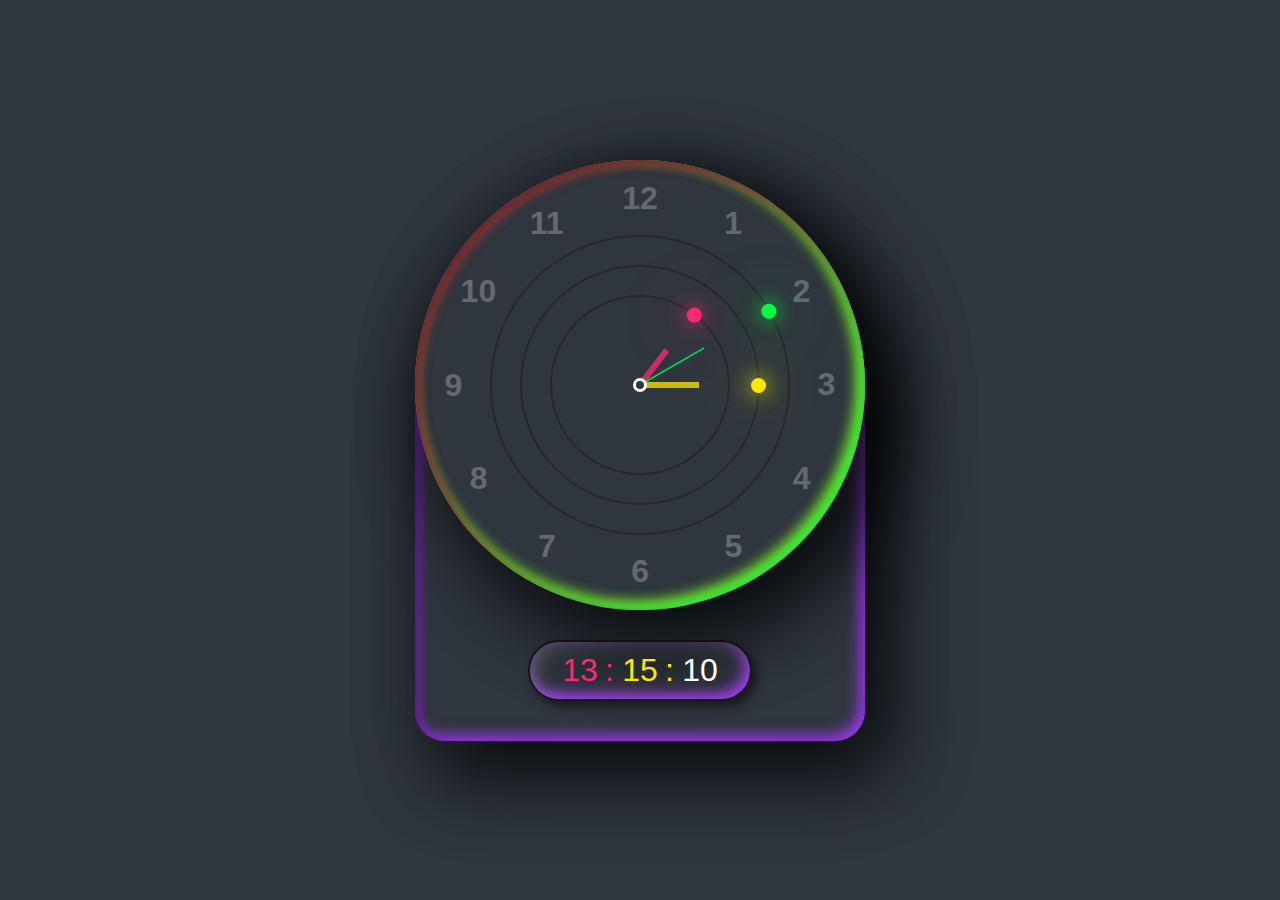
<file: index.html>
<!DOCTYPE html>
<html>
    <head>
        <meta charset="utf-8">
        <title> My Clock </title>
        <link rel ="stylesheet" href="style.css">
    </head>
    <body>

        <div class="container">
            <div class ="clock">


                <div class="circle" id="sc" style="--clr:#04fc43"><i></i></div>
                <div class="circle circle2" id="mn" style="--clr:#fee800"><i></i></div>
                <div class="circle circle3" id="hr" style="--clr:#ff2972"><i></i></div>


                <span style="--i:1;"><b>1</b></span>
                <span style="--i:2;"><b>2</b></span>
                <span style="--i:3;"><b>3</b></span>
                <span style="--i:4;"><b>4</b></span>
                <span style="--i:5;"><b>5</b></span>
                <span style="--i:6;"><b>6</b></span>
                <span style="--i:7;"><b>7</b></span>
                <span style="--i:8;"><b>8</b></span>
                <span style="--i:9;"><b>9</b></span>
                <span style="--i:10;"><b>10</b></span>
                <span style="--i:11;"><b>11</b></span>
                <span style="--i:12;"><b>12</b></span>
            </div>
            <!-- Digital clock -->
            <div id="time">
                <div id="hour" style ="--clr:#ff2972;" >00</div>
                <div id="minutes" style ="--clr:#fee800;">00</div>
                <div id="seconds" style ="--clr:#04fc43;">00</div>
            </div>
        </div>
        <script>
            let hr = document.querySelector('#hr');
let mn = document.querySelector('#mn');
let sc = document.querySelector('#sc');
setInterval(() =>{
  let day = new Date();
  let hh = day.getHours() * 30;
  let mm = day.getMinutes() * 6;
  let ss = day.getSeconds() * 6;
  hr.style.transform = `rotateZ(${hh + (mm / 12)}deg)`;
  mn.style.transform = `rotateZ(${mm}deg)`;
  sc.style.transform = `rotateZ(${ss}deg)`;

  //digital clock 
  let hours = document.getElementById('hour');
  let minutes = document.getElementById('minutes');
  let seconds = document.getElementById('seconds');
  let ampm = document.getElementById('ampm');

  let h = new Date().getHours();
  let m = new Date().getMinutes();
  let s = new Date().getSeconds();
 // add zero before single digit
    h = (h<10 ? "0" + h : h);
    m = (m<10 ? "0" + m : m);
    s = (s<10 ? "0" + s : s);

  hours.innerHTML = h;
  minutes.innerHTML = m;
  seconds.innerHTML= s;
})
    
        </script>
    </body>
</html>
</file>
<file: style.css>
@import url('https://fonts.googleleapis.com/css?family-Poppins:200,300,400,500,600,700,800,900&displayy=swap');

*{
    margin: 0;
    padding: 0;
    box-sizing: border-box;
    font-family: 'Poppins',sans-serif;
}

body{
    display: flex;
    justify-content: center;
    align-items: center;
    min-height: 100vh;
    background: #2f363e;
}
.container{
    position: relative;
    background: #2f363e;
    /*min-height: 500px;
    border-radius: 20px; /* to smooth the edges of the box */
    border-top-left-radius: 225px; /* To remove the square from the circle*/
    border-top-right-radius: 225px;
    border-bottom-left-radius: 30px;
    border-bottom-right-radius: 30px;
    box-shadow: 25px 25px 75px rgba(0,0,0,0.75),
    10px 50px 70px rgba(0,0,0,0.25),
    inset 5px 5px 10px rgba(0,0,0,0.5),
    inset 5px 5px 10px rgba(165,55,253,1),
    inset -5px -5px 15px rgba(165,55,253,1);
    display: flex;
    justify-content: center;
    align-items: center;
    flex-direction:column ;
}
.clock{
    position:relative;
    width: 450px;
    height: 450px;
    background: #2f363e;
    border-radius:50% ;
    box-shadow: 10px 50px 70px rgba(0,0,0,0.25),
    inset 5px 5px 10px rgba(0,0,0,0.5),
    inset 5px 5px 20px rgba(255,255,255,0.2),
    inset -5px -5px 15px rgba(0,0,0,0.75);
    display: flex;
    justify-content: center;
    align-items: center;
    margin-bottom: 30px;
    box-shadow: 25px 25px 75px rgba(0,0,0,0.75),
    10px 50px 70px rgba(0,0,0,0.25),
    inset 5px 5px 10px rgba(0,0,0,0.5),
    inset 5px 5px 10px rgba(210,77,87,1),
    inset -5px -5px 15px rgba(4,252,67,1),
    inset -5px -5px 15px rgba(254,232,0,1);

}
.clock::before{
    content: '';
    position: absolute;
    width: 8px;
    height: 8px;
    background: #2f363e;
    border: 3px solid #fff;
    border-radius: 50%;
    z-index: 100000;
}
.clock span{
    position: absolute;
    inset: 20px;
    color: #fff;
    text-align: center;
    transform: rotate(calc(30deg * var(--i)));
    /* 360 / 12 = 30deg */
}
.clock span b{
    font-size: 2em;
    opacity: 0.25;
    font-weight: 600;
    display: inline-block;/*to rotate the numbers correctly*/
    transform: rotate(calc(-30deg * var(--i)));/*control numbers inside*/
}
.circle{
    position: absolute;
    width: 300px;
    height: 300px;
    border:2px solid rgba(0,0,0,0.25);
    border-radius: 50%;
    display: flex;
    justify-content: center;
    align-items: flex-start;
    z-index: 10;
}
.circle i{
    position: absolute;
    width: 6px;
    height: 50%;
    background: var(--clr);
    opacity: 0.75;
    transform-origin:bottom;
    transform: scaleY(0.5);
}
.circle:nth-child(1) i{
    width: 2px;
}
.circle:nth-child(2) i{
    width: 6px;
}
.circle2{
    width:240px;
    height: 240px;
    z-index: 9;
}
.circle3{
    width:180px;
    height: 180px;
    z-index: 8;
}
.circle::before{
    content: '';
    position: absolute;
    top:-8.5px;
    width: 15px;
    height: 15px;
    border-radius: 50%;
    background: var(--clr);
    box-shadow: 0 0 20px var(--clr),
    0 0 60px var(--clr);
}
 /* Digital style */
 #time{
    margin-bottom: 40px;
    display: flex;
    padding: 10px 20px;
    font-size: 2em;
    font-weight: 600;
    border: 2px solid rgba(0,0,0,0.5);
    border-radius: 40px;
    box-shadow: 5px 5px 10px rgba(0,0,0,0.5),
    inset 5px 5px 20px rgba(255,255,255,0.2),
    inset -5px -5px 15px rgba(165,55,253,1);
 }
 #time div{
    position: relative;
    width: 60px;
    text-align: center;
    font-weight: 500;
    color: var(--clr);
}
#time div:nth-child(1)::after,
#time div:nth-child(2)::after{
    content: ':';
    position: absolute;
    right: -4px;
}
#time div:last-child{
    display: flex;
    justify-content: center;
    align-items: center;
    color: #fff;
}
#time div :nth-child(2)::after{
    animation: animate 1s steps(1) infinite;
}
@keyframes animate {
    0%{
        opacity: 1;
    }
    50%{
        opacity: 0;
    }
}
.clock h3{
    font-size: 1.5em;
    font-family: sans-serif;
    text-align: center;
    justify-content: center;
    letter-spacing: .5em;
    opacity: 0.25;
}
</file>
